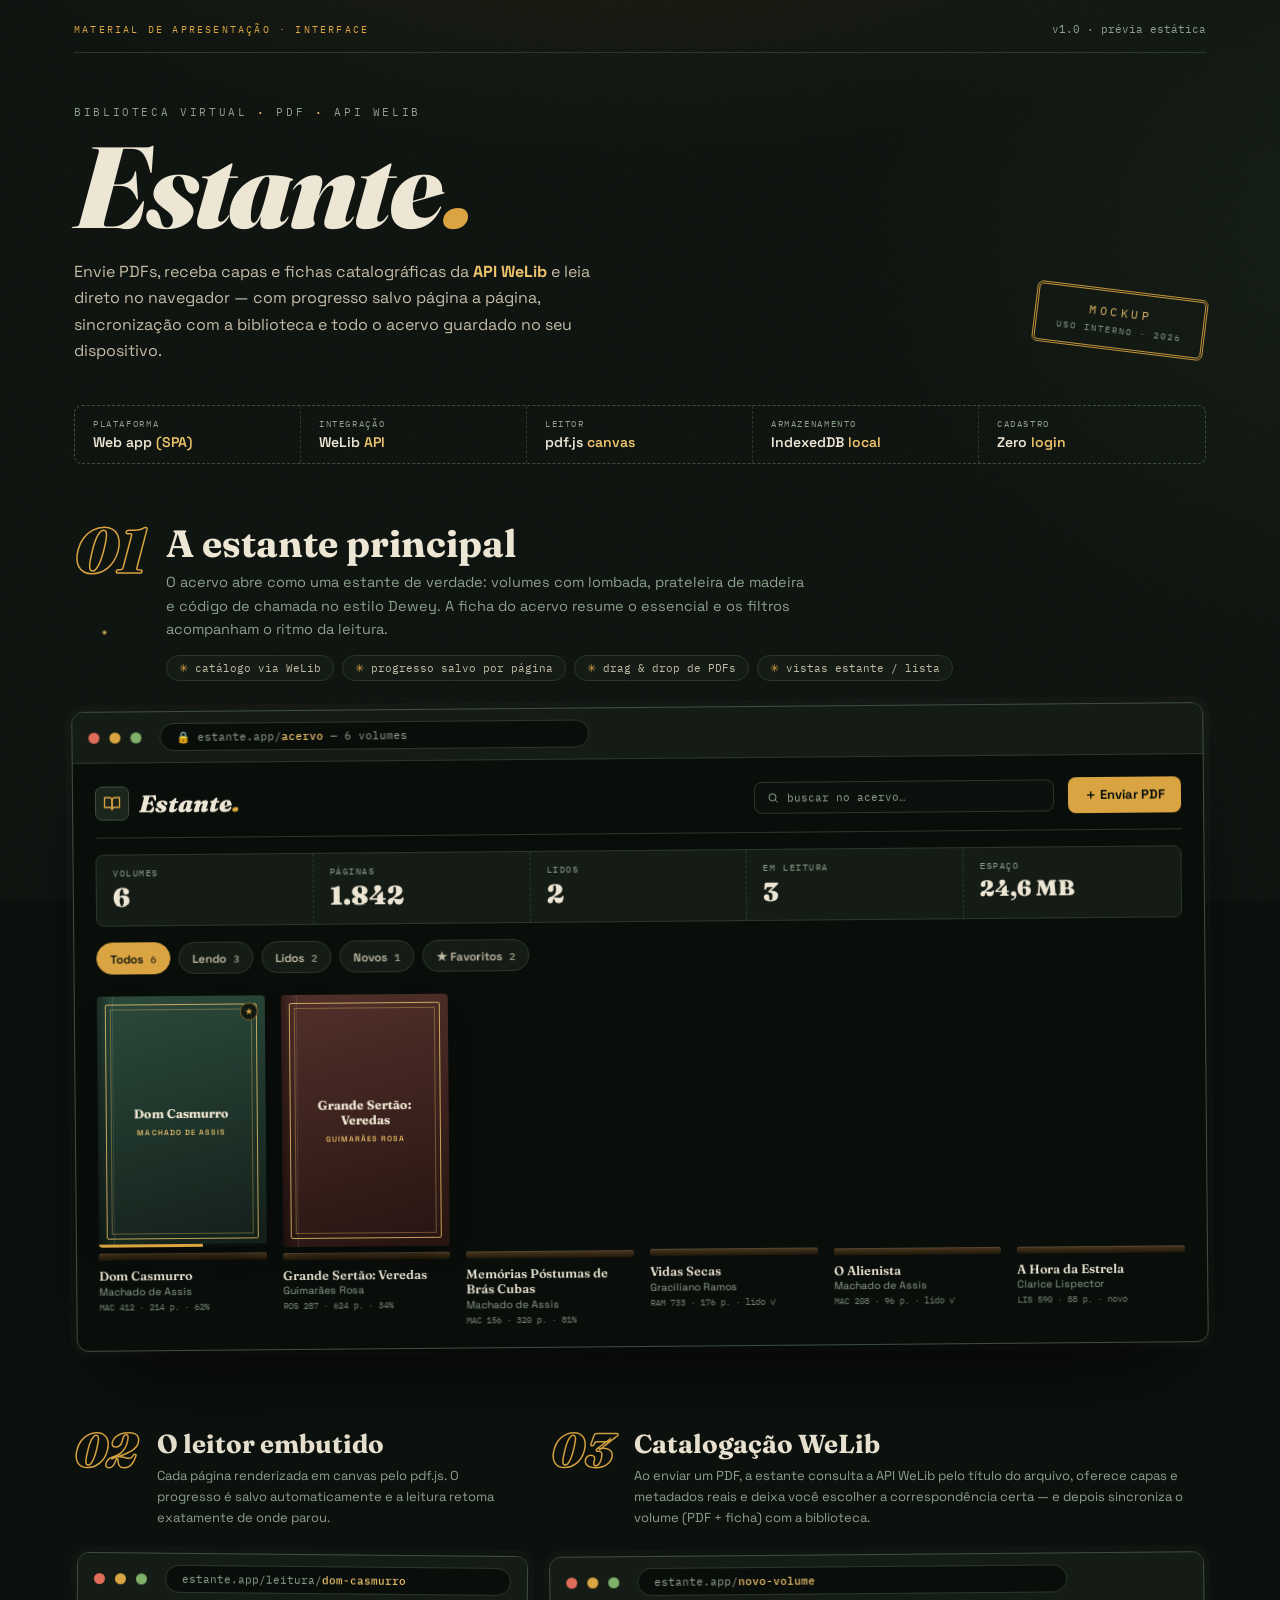
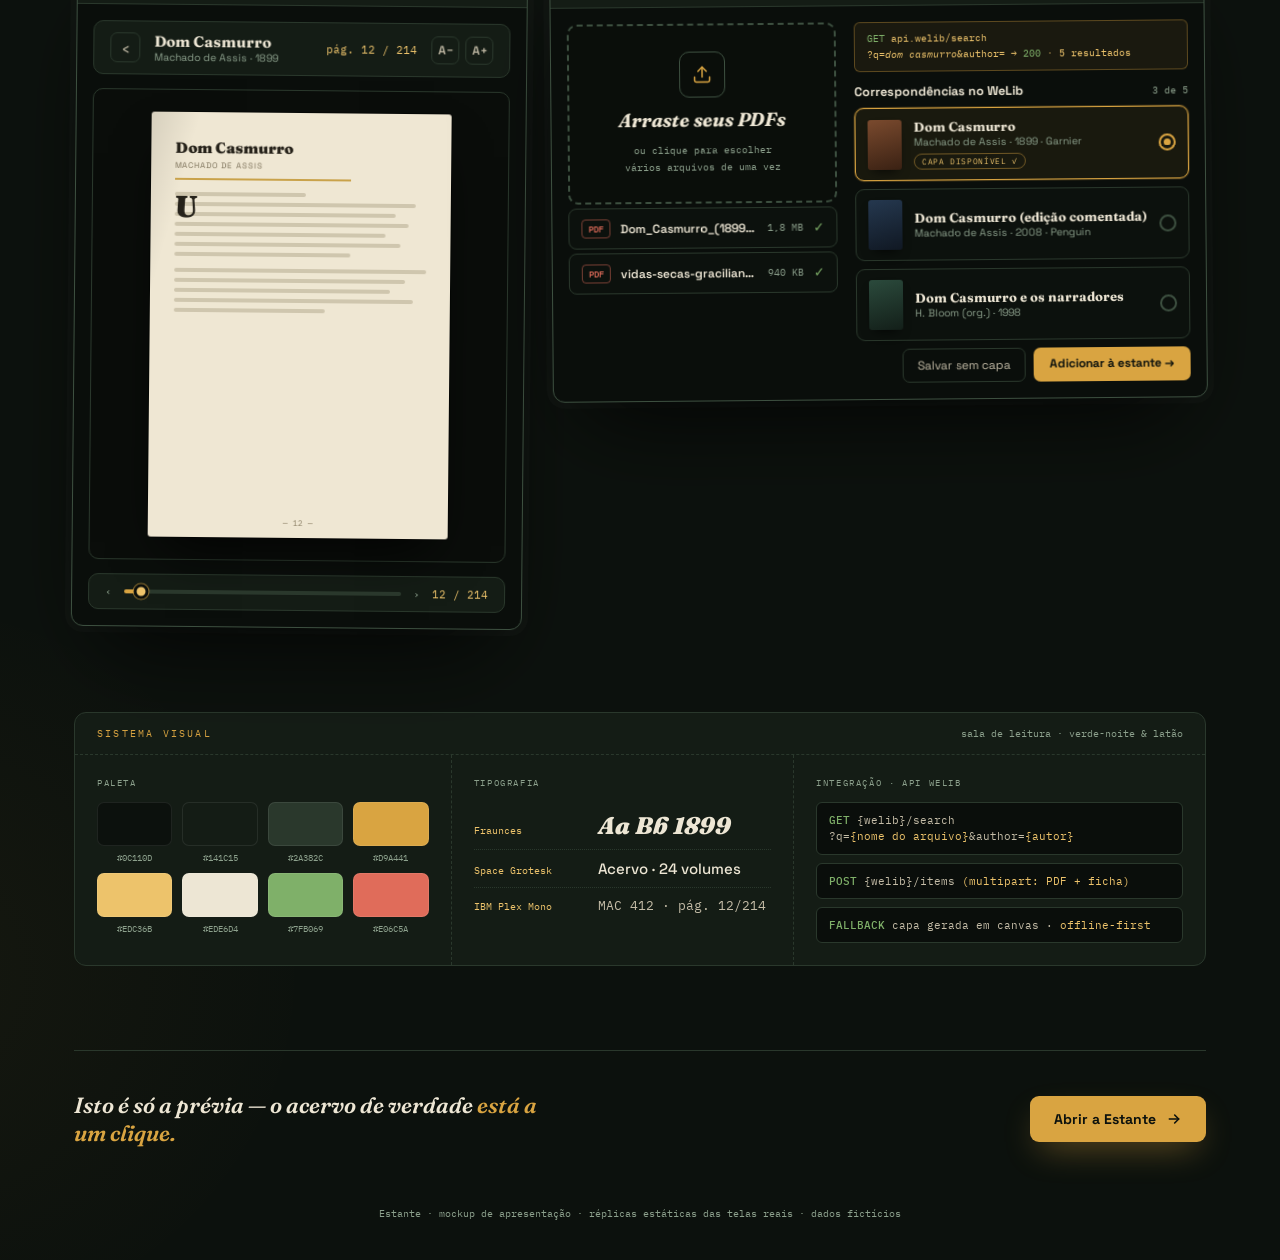
<file: public/mockup.html>
<!doctype html>
<html lang="pt-BR">
<head>
<meta charset="UTF-8" />
<meta name="viewport" content="width=device-width, initial-scale=1.0" />
<title>Estante · Mockup de apresentação</title>
<link rel="preconnect" href="https://fonts.googleapis.com" />
<link rel="preconnect" href="https://fonts.gstatic.com" crossorigin />
<link href="https://fonts.googleapis.com/css2?family=Fraunces:ital,opsz,wght@0,9..144,500;0,9..144,600;0,9..144,700;0,9..144,900;1,9..144,600;1,9..144,900&family=IBM+Plex+Mono:wght@400;500&family=Space+Grotesk:wght@400;500;600;700&display=swap" rel="stylesheet" />
<style>
  :root {
    --night: #0c110d;
    --deep: #0a0e0b;
    --surface: #141c15;
    --raise: #1b251c;
    --line: #2a382c;
    --line2: #3d5040;
    --paper: #ede6d4;
    --paper2: #c4bca7;
    --muted: #8ca08c;
    --brass: #d9a441;
    --brass2: #edc36b;
    --moss: #7fb069;
    --ember: #e06c5a;
    --page: #efe7d3;
  }
  * { box-sizing: border-box; margin: 0; padding: 0; }
  html { scroll-behavior: smooth; }
  body {
    font-family: "Space Grotesk", sans-serif;
    color: var(--paper);
    background:
      radial-gradient(1100px 520px at 50% -180px, rgba(217,164,65,.09), transparent 65%),
      radial-gradient(900px 700px at 110% 8%, rgba(63,92,66,.14), transparent 60%),
      radial-gradient(800px 700px at -10% 90%, rgba(217,164,65,.05), transparent 55%),
      var(--night);
    min-height: 100vh;
    overflow-x: hidden;
  }
  body::before {
    content: ""; position: fixed; inset: 0; z-index: 0; pointer-events: none; opacity: .05;
    background-image: url("data:image/svg+xml,%3Csvg xmlns='http://www.w3.org/2000/svg' width='140' height='140'%3E%3Cfilter id='n'%3E%3CfeTurbulence type='fractalNoise' baseFrequency='0.85' numOctaves='3' stitchTiles='stitch'/%3E%3C/filter%3E%3Crect width='100%25' height='100%25' filter='url(%23n)'/%3E%3C/svg%3E");
  }
  ::selection { background: rgba(217,164,65,.35); color: #fff8e8; }
  .wrap { max-width: 1180px; margin: 0 auto; padding: 0 24px; position: relative; z-index: 1; }
  .mono { font-family: "IBM Plex Mono", monospace; }
  .disp { font-family: "Fraunces", Georgia, serif; }

  /* poeira dourada */
  .dust { position: fixed; border-radius: 9999px; pointer-events: none; z-index: 0;
    background: radial-gradient(circle, rgba(237,195,107,.9), rgba(237,195,107,0));
    animation: float linear infinite; }
  @keyframes float {
    0% { transform: translateY(20px); opacity: 0; }
    12% { opacity: .5; } 85% { opacity: .25; }
    100% { transform: translateY(-60vh) translateX(26px); opacity: 0; }
  }

  /* cabeçalho ficha catalográfica */
  .topline { display: flex; justify-content: space-between; align-items: center; padding: 22px 0 16px;
    border-bottom: 1px solid var(--line); }
  .topline .tag { font-size: 10px; letter-spacing: .22em; text-transform: uppercase; color: var(--brass); }
  .topline .ver { font-size: 11px; color: var(--muted); }

  .masthead { display: grid; grid-template-columns: 1fr auto; align-items: end; gap: 24px; padding: 52px 0 26px; }
  .kicker { font-size: 11px; letter-spacing: .24em; text-transform: uppercase; color: var(--muted); }
  .kicker b { color: var(--brass2); font-weight: 500; }
  h1 { font-family: "Fraunces", serif; font-weight: 900; font-style: italic;
    font-size: clamp(56px, 9vw, 118px); line-height: .92; letter-spacing: -.02em; margin-top: 14px; }
  h1 .amp { color: var(--brass); }
  .lede { max-width: 560px; margin-top: 20px; color: var(--paper2); font-size: 16px; line-height: 1.65; }
  .stamp { justify-self: end; transform: rotate(7deg); border: 3px double var(--brass);
    color: var(--brass2); padding: 12px 20px; text-align: center; border-radius: 6px;
    font-family: "IBM Plex Mono", monospace; font-size: 12px; letter-spacing: .3em; text-transform: uppercase;
    opacity: .9; animation: stampIn .5s cubic-bezier(.2,1.4,.4,1) .3s both; margin-bottom: 14px; }
  .stamp small { display: block; font-size: 9px; letter-spacing: .22em; color: var(--muted); margin-top: 5px; }
  @keyframes stampIn { from { opacity: 0; transform: rotate(16deg) scale(1.6); } to { opacity: .9; transform: rotate(7deg) scale(1); } }

  .specrow { display: flex; flex-wrap: wrap; gap: 0; border: 1px dashed var(--line2); border-radius: 8px;
    overflow: hidden; margin: 14px 0 60px; }
  .specrow > div { flex: 1 1 150px; padding: 12px 18px; border-right: 1px dashed var(--line); }
  .specrow > div:last-child { border-right: 0; }
  .specrow .k { font-family: "IBM Plex Mono", monospace; font-size: 9px; letter-spacing: .18em;
    text-transform: uppercase; color: var(--muted); }
  .specrow .v { font-size: 14px; font-weight: 600; margin-top: 4px; }
  .specrow .v em { color: var(--brass2); font-style: normal; }

  /* seções de tela */
  .screen-sec { margin-bottom: 84px; }
  .sec-head { display: grid; grid-template-columns: auto 1fr; gap: 20px; align-items: start; margin-bottom: 26px; }
  .sec-num { font-family: "Fraunces", serif; font-weight: 900; font-style: italic; font-size: 64px; line-height: .8;
    color: transparent; -webkit-text-stroke: 1.5px var(--brass); }
  .sec-head h2 { font-family: "Fraunces", serif; font-weight: 700; font-size: clamp(26px, 3.4vw, 38px); line-height: 1.05; }
  .sec-head p { color: var(--muted); font-size: 14.5px; line-height: 1.6; margin-top: 8px; max-width: 640px; }
  .points { display: flex; flex-wrap: wrap; gap: 8px; margin-top: 14px; }
  .points span { font-family: "IBM Plex Mono", monospace; font-size: 11px; color: var(--paper2);
    border: 1px solid var(--line); border-radius: 999px; padding: 5px 12px; background: var(--surface); }
  .points span::before { content: "✳ "; color: var(--brass); }

  /* moldura de navegador */
  .frame { border: 1px solid var(--line2); border-radius: 12px; overflow: hidden; background: var(--deep);
    box-shadow: 0 44px 90px -30px rgba(0,0,0,.85), 0 0 0 6px rgba(255,255,255,.02);
    transition: transform .45s cubic-bezier(.2,.7,.3,1), box-shadow .45s ease; }
  .frame:hover { transform: translateY(-8px) rotate(0deg) !important;
    box-shadow: 0 60px 110px -30px rgba(0,0,0,.9), 0 0 70px -18px rgba(217,164,65,.22); }
  .tilt-l { transform: rotate(-.5deg); }
  .tilt-r { transform: rotate(.55deg); }
  .chrome { display: flex; align-items: center; gap: 10px; padding: 11px 16px; background: var(--surface);
    border-bottom: 1px solid var(--line); }
  .chrome i { width: 11px; height: 11px; border-radius: 50%; display: inline-block; }
  .chrome .r { background: #e06c5a; } .chrome .y { background: #d9a441; } .chrome .g { background: #7fb069; }
  .chrome .url { margin-left: 8px; flex: 1; max-width: 430px; background: var(--deep); border: 1px solid var(--line);
    border-radius: 999px; padding: 6px 16px; font-family: "IBM Plex Mono", monospace; font-size: 11px; color: var(--muted);
    white-space: nowrap; overflow: hidden; text-overflow: ellipsis; }
  .chrome .url b { color: var(--brass2); font-weight: 500; }
  .canvas { padding: 22px; }

  /* ===== réplica 1: estante ===== */
  .appbar { display: flex; align-items: center; gap: 14px; padding-bottom: 16px; border-bottom: 1px solid var(--line); }
  .mark { display: flex; align-items: center; gap: 10px; }
  .mark .glyph { width: 34px; height: 34px; border-radius: 7px; background: var(--raise); border: 1px solid var(--line2);
    display: grid; place-items: center; }
  .mark .glyph svg { width: 18px; height: 18px; }
  .mark .nm { font-family: "Fraunces", serif; font-weight: 900; font-style: italic; font-size: 24px; }
  .mark .nm span { color: var(--brass); }
  .search { flex: 1; max-width: 300px; margin-left: auto; display: flex; align-items: center; gap: 8px;
    background: var(--night); border: 1px solid var(--line); border-radius: 8px; padding: 8px 12px; color: var(--muted);
    font-family: "IBM Plex Mono", monospace; font-size: 11px; }
  .btn-brass { background: var(--brass); color: var(--night); font-weight: 700; font-size: 13px; border-radius: 8px;
    padding: 9px 16px; white-space: nowrap; }
  .stats { display: grid; grid-template-columns: repeat(5, 1fr); border: 1px solid var(--line); border-radius: 8px;
    margin: 16px 0; background: var(--surface); }
  .stats > div { padding: 12px 16px; border-right: 1px dashed var(--line); }
  .stats > div:last-child { border-right: 0; }
  .stats .k { font-family: "IBM Plex Mono", monospace; font-size: 8.5px; letter-spacing: .18em;
    text-transform: uppercase; color: var(--muted); }
  .stats .v { font-family: "Fraunces", serif; font-weight: 900; font-size: 26px; margin-top: 3px; }
  .chips { display: flex; gap: 8px; margin-bottom: 22px; }
  .chip { border: 1px solid var(--line); border-radius: 999px; padding: 6px 13px; font-size: 11.5px; font-weight: 600;
    color: var(--paper2); background: var(--surface); }
  .chip.on { background: var(--brass); color: var(--night); border-color: var(--brass); }
  .chip small { font-family: "IBM Plex Mono", monospace; font-size: 9.5px; opacity: .75; margin-left: 4px; }

  .shelfgrid { display: grid; grid-template-columns: repeat(6, 1fr); gap: 16px; }
  .vol {}
  .cov { position: relative; aspect-ratio: 2/3; border-radius: 4px; overflow: hidden;
    box-shadow: 0 12px 26px -12px rgba(0,0,0,.85); transition: transform .35s cubic-bezier(.2,.7,.3,1); }
  .vol:hover .cov { transform: translateY(-7px); }
  .cov .inner { position: absolute; inset: 8px; border: 1.5px solid rgba(237,195,107,.8); border-radius: 2px;
    display: flex; flex-direction: column; align-items: center; justify-content: center; text-align: center; padding: 8px; }
  .cov .inner::after { content: ""; position: absolute; inset: 4px; border: 1px solid rgba(237,195,107,.35); }
  .cov .bt { font-family: "Fraunces", serif; font-weight: 700; font-size: 12.5px; line-height: 1.2; color: #f3ead6; }
  .cov .ba { font-size: 7.5px; letter-spacing: .14em; text-transform: uppercase; color: rgba(237,195,107,.95);
    margin-top: 7px; font-weight: 600; }
  .cov .spine { position: absolute; inset: 0 auto 0 0; width: 9%;
    background: linear-gradient(90deg, rgba(0,0,0,.4), transparent); }
  .cov .spine::after { content: ""; position: absolute; left: 9%; top: 0; bottom: 0; width: 1px; background: rgba(255,255,255,.1); left: 100%; }
  .cov .star { position: absolute; top: 7px; right: 7px; width: 18px; height: 18px; border-radius: 50%;
    background: rgba(10,14,11,.8); border: 1px solid rgba(217,164,65,.5); display: grid; place-items: center;
    color: var(--brass); font-size: 9px; }
  .cov .prog { position: absolute; left: 0; right: 0; bottom: 0; height: 3px; background: rgba(0,0,0,.5); }
  .cov .prog i { display: block; height: 100%; background: var(--brass); }
  .cov .prog i.done { background: var(--moss); }
  .cov .ol { position: absolute; left: 7px; bottom: 7px; font-family: "IBM Plex Mono", monospace; font-size: 6.5px;
    letter-spacing: .1em; color: var(--night); background: var(--brass2); padding: 2px 6px; border-radius: 99px; font-weight: 500; }
  .wood { margin-top: 6px; height: 7px; border-radius: 2px;
    background: linear-gradient(180deg, #4a3820, #332614 55%, #211809);
    box-shadow: 0 6px 10px -4px rgba(0,0,0,.7), inset 0 1px 0 rgba(255,255,255,.08); }
  .cap { margin-top: 8px; }
  .cap .t { font-family: "Fraunces", serif; font-weight: 600; font-size: 12.5px; line-height: 1.25; }
  .cap .a { font-size: 10.5px; color: var(--muted); margin-top: 1px; }
  .cap .cn { font-family: "IBM Plex Mono", monospace; font-size: 8.5px; color: rgba(140,160,140,.8); margin-top: 3px; }

  /* ===== réplica 2: leitor ===== */
  .duo { display: grid; grid-template-columns: 1.25fr 1fr; gap: 26px; align-items: start; }
  .r-toolbar { display: flex; align-items: center; gap: 14px; background: var(--surface); border: 1px solid var(--line);
    border-radius: 10px; padding: 10px 16px; }
  .r-toolbar .back { width: 30px; height: 30px; border-radius: 7px; border: 1px solid var(--line); display: grid;
    place-items: center; color: var(--paper2); font-size: 16px; }
  .r-toolbar .tt { font-family: "Fraunces", serif; font-weight: 700; font-size: 15px; }
  .r-toolbar .tt small { display: block; font-family: "Space Grotesk", sans-serif; font-weight: 400; font-size: 10.5px; color: var(--muted); }
  .r-toolbar .pg { margin-left: auto; font-family: "IBM Plex Mono", monospace; font-size: 11px; color: var(--brass2); }
  .r-toolbar .zoom { display: flex; gap: 6px; }
  .r-toolbar .zoom b { width: 28px; height: 28px; border: 1px solid var(--line); border-radius: 7px; display: grid;
    place-items: center; font-size: 12px; color: var(--paper2); font-weight: 600; }
  .r-body { margin-top: 14px; background: #0a0d0a; border: 1px solid var(--line); border-radius: 10px; padding: 22px;
    display: grid; place-items: center; }
  .page { width: min(300px, 100%); aspect-ratio: 595/842; background: var(--page); border-radius: 3px; position: relative;
    box-shadow: 0 24px 50px -18px rgba(0,0,0,.9), 0 0 0 1px rgba(0,0,0,.4); padding: 26px 24px;
    background-image: linear-gradient(105deg, rgba(0,0,0,.10), transparent 12%); }
  .page .ph { font-family: "Fraunces", serif; font-weight: 900; font-size: 15px; color: #26221a; }
  .page .pa { font-size: 8px; letter-spacing: .12em; text-transform: uppercase; color: #7a6f57; margin: 3px 0 8px; }
  .page .rule { height: 1.5px; background: #c9a24a; margin-bottom: 12px; width: 70%; }
  .page .ln { height: 4px; border-radius: 2px; background: #cfc6ae; margin-bottom: 6px; }
  .page .dc { float: left; font-family: "Fraunces", serif; font-weight: 900; font-size: 30px; line-height: .9;
    color: #26221a; margin: 1px 6px 0 0; }
  .page .pn { position: absolute; bottom: 10px; left: 0; right: 0; text-align: center;
    font-family: "IBM Plex Mono", monospace; font-size: 8px; color: #8a7f64; }
  .r-slider { margin-top: 14px; display: flex; align-items: center; gap: 12px; background: var(--surface);
    border: 1px solid var(--line); border-radius: 10px; padding: 10px 16px; }
  .r-slider .tr { flex: 1; height: 4px; border-radius: 4px;
    background: linear-gradient(90deg, var(--brass) 6%, var(--line) 6%); position: relative; }
  .r-slider .tr i { position: absolute; left: 6%; top: 50%; transform: translate(-50%,-50%); width: 15px; height: 15px;
    border-radius: 50%; background: var(--brass2); border: 3px solid var(--deep);
    box-shadow: 0 0 0 1px rgba(217,164,65,.6); }
  .r-slider .lb { font-family: "IBM Plex Mono", monospace; font-size: 10.5px; color: var(--muted); white-space: nowrap; }

  /* ===== réplica 3: catalogação ===== */
  .cat { display: grid; grid-template-columns: 1fr 1.2fr; gap: 18px; }
  .drop { border: 2px dashed var(--line2); border-radius: 10px; display: flex; flex-direction: column; gap: 10px;
    align-items: center; justify-content: center; text-align: center; padding: 26px 18px; background: rgba(10,14,11,.5); }
  .drop .ic { width: 46px; height: 46px; border-radius: 10px; border: 1px solid var(--line2); display: grid;
    place-items: center; color: var(--brass); }
  .drop .h { font-family: "Fraunces", serif; font-weight: 700; font-style: italic; font-size: 19px; }
  .drop .s { font-family: "IBM Plex Mono", monospace; font-size: 10px; color: var(--muted); line-height: 1.7; }
  .filechip { display: flex; align-items: center; gap: 10px; border: 1px solid var(--line); border-radius: 8px;
    background: var(--night); padding: 10px 12px; margin-top: 4px; }
  .filechip .pdf { font-family: "IBM Plex Mono", monospace; font-size: 9px; font-weight: 500; color: var(--ember);
    border: 1px solid rgba(224,108,90,.5); border-radius: 4px; padding: 3px 6px; }
  .filechip .fn { font-size: 12px; font-weight: 600; flex: 1; white-space: nowrap; overflow: hidden; text-overflow: ellipsis; }
  .filechip .fs { font-family: "IBM Plex Mono", monospace; font-size: 10px; color: var(--muted); }
  .filechip .ok { color: var(--moss); font-size: 13px; }
  .api-chip { font-family: "IBM Plex Mono", monospace; font-size: 10px; color: var(--brass2); background: rgba(217,164,65,.08);
    border: 1px solid rgba(217,164,65,.35); border-radius: 6px; padding: 8px 12px; line-height: 1.6; margin-bottom: 12px; }
  .api-chip .mth { color: var(--moss); }
  .res-head { display: flex; align-items: center; justify-content: space-between; margin-bottom: 8px; }
  .res-head .t { font-size: 12.5px; font-weight: 700; }
  .res-head .n { font-family: "IBM Plex Mono", monospace; font-size: 10px; color: var(--muted); }
  .match { display: flex; gap: 12px; align-items: center; border: 1px solid var(--line); border-radius: 9px;
    padding: 10px 12px; margin-bottom: 8px; background: var(--night); transition: border-color .25s, transform .25s; }
  .match:hover { transform: translateX(4px); }
  .match.sel { border-color: var(--brass); background: rgba(217,164,65,.07); box-shadow: 0 0 0 1px rgba(217,164,65,.25); }
  .match .mc { width: 34px; height: 50px; border-radius: 3px; flex-shrink: 0; box-shadow: 0 6px 12px -5px rgba(0,0,0,.7); }
  .match .mi { flex: 1; min-width: 0; }
  .match .mt { font-family: "Fraunces", serif; font-weight: 700; font-size: 13px; white-space: nowrap; overflow: hidden; text-overflow: ellipsis; }
  .match .ma { font-size: 10.5px; color: var(--muted); margin-top: 1px; }
  .match .badge { font-family: "IBM Plex Mono", monospace; font-size: 8px; letter-spacing: .08em; color: var(--brass2);
    border: 1px solid rgba(217,164,65,.45); border-radius: 99px; padding: 2px 7px; margin-top: 4px; display: inline-block; }
  .match .rd { width: 17px; height: 17px; border-radius: 50%; border: 2px solid var(--line2); flex-shrink: 0; position: relative; }
  .match.sel .rd { border-color: var(--brass); }
  .match.sel .rd::after { content: ""; position: absolute; inset: 3px; border-radius: 50%; background: var(--brass); }
  .cat-foot { display: flex; gap: 8px; justify-content: flex-end; margin-top: 6px; }
  .cat-foot .ghost { border: 1px solid var(--line); border-radius: 7px; padding: 8px 14px; font-size: 12px; color: var(--paper2); }
  .cat-foot .go { background: var(--brass); color: var(--night); font-weight: 700; font-size: 12px; border-radius: 7px; padding: 8px 16px; }

  /* tokens */
  .tokens { border: 1px solid var(--line); border-radius: 12px; background: var(--surface); overflow: hidden; margin-bottom: 84px; }
  .tokens .hd { padding: 14px 22px; border-bottom: 1px dashed var(--line); display: flex; justify-content: space-between; align-items: center; }
  .tokens .hd .t { font-family: "IBM Plex Mono", monospace; font-size: 10px; letter-spacing: .22em; text-transform: uppercase; color: var(--brass); }
  .tokens .grid { display: grid; grid-template-columns: 1.1fr 1fr 1.2fr; }
  .tokens .cell { padding: 22px; border-right: 1px dashed var(--line); }
  .tokens .cell:last-child { border-right: 0; }
  .tokens .ck { font-family: "IBM Plex Mono", monospace; font-size: 9px; letter-spacing: .18em; text-transform: uppercase; color: var(--muted); margin-bottom: 14px; }
  .swatches { display: grid; grid-template-columns: repeat(4, 1fr); gap: 10px; }
  .sw { text-align: center; }
  .sw i { display: block; height: 44px; border-radius: 7px; border: 1px solid rgba(255,255,255,.08); }
  .sw span { font-family: "IBM Plex Mono", monospace; font-size: 8.5px; color: var(--muted); display: block; margin-top: 6px; }
  .type-spec .row { display: flex; align-items: baseline; gap: 14px; padding: 9px 0; border-bottom: 1px dotted var(--line); }
  .type-spec .row:last-child { border-bottom: 0; }
  .type-spec .nm { font-family: "IBM Plex Mono", monospace; font-size: 10px; color: var(--brass2); width: 110px; flex-shrink: 0; }
  .type-spec .f-disp { font-family: "Fraunces", serif; font-weight: 900; font-style: italic; font-size: 24px; }
  .type-spec .f-body { font-size: 15px; font-weight: 500; }
  .type-spec .f-mono { font-family: "IBM Plex Mono", monospace; font-size: 12.5px; color: var(--paper2); }
  .endpoints { display: flex; flex-direction: column; gap: 8px; }
  .endpoints code { font-family: "IBM Plex Mono", monospace; font-size: 10.5px; background: var(--deep); border: 1px solid var(--line);
    border-radius: 6px; padding: 9px 12px; color: var(--paper2); line-height: 1.55; word-break: break-all; }
  .endpoints code b { color: var(--moss); font-weight: 500; }
  .endpoints code em { color: var(--brass2); font-style: normal; }

  /* rodapé */
  .foot { border-top: 1px solid var(--line); padding: 40px 0 60px; display: flex; flex-wrap: wrap; gap: 20px;
    align-items: center; justify-content: space-between; }
  .foot .msg { font-family: "Fraunces", serif; font-style: italic; font-weight: 600; font-size: 22px; max-width: 480px; }
  .foot .msg span { color: var(--brass); }
  .foot a.live { display: inline-flex; align-items: center; gap: 10px; background: var(--brass); color: var(--night);
    font-weight: 700; font-size: 14px; border-radius: 9px; padding: 14px 24px; text-decoration: none;
    box-shadow: 0 14px 34px -10px rgba(217,164,65,.45); transition: transform .25s, background .25s; }
  .foot a.live:hover { transform: translateY(-3px); background: var(--brass2); }

  .reveal { opacity: 0; transform: translateY(26px); transition: opacity .7s ease, transform .7s cubic-bezier(.2,.7,.3,1); }
  .reveal.in { opacity: 1; transform: none; }

  @media (max-width: 980px) {
    .duo, .cat, .tokens .grid { grid-template-columns: 1fr; }
    .tokens .cell { border-right: 0; border-bottom: 1px dashed var(--line); }
    .tokens .cell:last-child { border-bottom: 0; }
    .shelfgrid { grid-template-columns: repeat(3, 1fr); }
    .stats { grid-template-columns: repeat(3, 1fr); }
    .stats > div:nth-child(3n) { border-right: 0; }
    .stats > div { border-bottom: 1px dashed var(--line); }
    .stats > div:nth-child(n+4) { border-bottom: 0; }
    .masthead { grid-template-columns: 1fr; }
    .stamp { justify-self: start; }
  }
  @media (max-width: 560px) {
    .shelfgrid { grid-template-columns: repeat(2, 1fr); }
    .stats { grid-template-columns: repeat(2, 1fr); }
  }
</style>
</head>
<body>

<span class="dust" style="left:8%;  top:70%; width:5px; height:5px; animation-duration:11s;"></span>
<span class="dust" style="left:22%; top:85%; width:3px; height:3px; animation-duration:14s; animation-delay:2s;"></span>
<span class="dust" style="left:47%; top:92%; width:4px; height:4px; animation-duration:12s; animation-delay:5s;"></span>
<span class="dust" style="left:68%; top:80%; width:6px; height:6px; animation-duration:15s; animation-delay:1s;"></span>
<span class="dust" style="left:86%; top:88%; width:3px; height:3px; animation-duration:10s; animation-delay:4s;"></span>
<span class="dust" style="left:35%; top:60%; width:4px; height:4px; animation-duration:13s; animation-delay:7s;"></span>

<div class="wrap">

  <!-- topo -->
  <div class="topline">
    <span class="tag mono">Material de apresentação · interface</span>
    <span class="ver mono">v1.0 · prévia estática</span>
  </div>

  <header class="masthead">
    <div>
      <p class="kicker mono">Biblioteca virtual <b>·</b> PDF <b>·</b> API WeLib</p>
      <h1>Estante<span class="amp">.</span></h1>
      <p class="lede">
        Envie PDFs, receba capas e fichas catalográficas da <strong style="color:var(--brass2)">API WeLib</strong>
        e leia direto no navegador — com progresso salvo página a página, sincronização com a biblioteca e todo o
        acervo guardado no seu dispositivo.
      </p>
    </div>
    <div class="stamp">Mockup<small>uso interno · 2026</small></div>
  </header>

  <div class="specrow reveal">
    <div><p class="k">Plataforma</p><p class="v">Web app <em>(SPA)</em></p></div>
    <div><p class="k">Integração</p><p class="v">WeLib <em>API</em></p></div>
    <div><p class="k">Leitor</p><p class="v">pdf.js <em>canvas</em></p></div>
    <div><p class="k">Armazenamento</p><p class="v">IndexedDB <em>local</em></p></div>
    <div><p class="k">Cadastro</p><p class="v">Zero <em>login</em></p></div>
  </div>

  <!-- TELA 01 -->
  <section class="screen-sec reveal">
    <div class="sec-head">
      <div class="sec-num">01</div>
      <div>
        <h2>A estante principal</h2>
        <p>
          O acervo abre como uma estante de verdade: volumes com lombada, prateleira de madeira e código de chamada
          no estilo Dewey. A ficha do acervo resume o essencial e os filtros acompanham o ritmo da leitura.
        </p>
        <div class="points">
          <span>catálogo via WeLib</span>
          <span>progresso salvo por página</span>
          <span>drag &amp; drop de PDFs</span>
          <span>vistas estante / lista</span>
        </div>
      </div>
    </div>

    <div class="frame tilt-l">
      <div class="chrome">
        <i class="r"></i><i class="y"></i><i class="g"></i>
        <div class="url">🔒 estante.app/<b>acervo</b> — 6 volumes</div>
      </div>
      <div class="canvas">
        <div class="appbar">
          <div class="mark">
            <div class="glyph">
              <svg viewBox="0 0 24 24" fill="none" stroke="#d9a441" stroke-width="1.8" stroke-linecap="round" stroke-linejoin="round"><path d="M2 4h6a4 4 0 0 1 4 4v12a3 3 0 0 0-3-3H2z"/><path d="M22 4h-6a4 4 0 0 0-4 4v12a3 3 0 0 1 3-3h7z"/></svg>
            </div>
            <div class="nm">Estante<span>.</span></div>
          </div>
          <div class="search">
            <svg width="12" height="12" viewBox="0 0 24 24" fill="none" stroke="currentColor" stroke-width="2"><circle cx="11" cy="11" r="7"/><path d="m21 21-4.3-4.3"/></svg>
            buscar no acervo…
          </div>
          <div class="btn-brass">＋ Enviar PDF</div>
        </div>

        <div class="stats">
          <div><p class="k">Volumes</p><p class="v">6</p></div>
          <div><p class="k">Páginas</p><p class="v">1.842</p></div>
          <div><p class="k">Lidos</p><p class="v">2</p></div>
          <div><p class="k">Em leitura</p><p class="v">3</p></div>
          <div><p class="k">Espaço</p><p class="v" style="font-size:22px;">24,6 MB</p></div>
        </div>

        <div class="chips">
          <span class="chip on">Todos <small>6</small></span>
          <span class="chip">Lendo <small>3</small></span>
          <span class="chip">Lidos <small>2</small></span>
          <span class="chip">Novos <small>1</small></span>
          <span class="chip">★ Favoritos <small>2</small></span>
        </div>

        <div class="shelfgrid">
          <div class="vol">
            <div class="cov" style="background:linear-gradient(165deg,#2b4a3c,#131f19);">
              <div class="spine"></div>
              <div class="inner"><div class="bt">Dom Casmurro</div><div class="ba">Machado de Assis</div></div>
              <div class="star">★</div>
              <div class="prog"><i style="width:62%"></i></div>
              <div class="ol">WELIB API</div>
            </div>
            <div class="wood"></div>
            <div class="cap"><div class="t">Dom Casmurro</div><div class="a">Machado de Assis</div><div class="cn">MAC 412 · 214 p. · 62%</div></div>
          </div>
          <div class="vol">
            <div class="cov" style="background:linear-gradient(165deg,#52302a,#261411);">
              <div class="spine"></div>
              <div class="inner"><div class="bt">Grande Sertão: Veredas</div><div class="ba">Guimarães Rosa</div></div>
              <div class="prog"><i style="width:34%"></i></div>
            </div>
            <div class="wood"></div>
            <div class="cap"><div class="t">Grande Sertão: Veredas</div><div class="a">Guimarães Rosa</div><div class="cn">ROS 287 · 624 p. · 34%</div></div>
          </div>
          <div class="vol">
            <div class="cov" style="background:linear-gradient(165deg,#25384f,#101823);">
              <div class="spine"></div>
              <div class="inner"><div class="bt">Memórias Póstumas de Brás Cubas</div><div class="ba">Machado de Assis</div></div>
              <div class="prog"><i style="width:81%"></i></div>
            </div>
            <div class="wood"></div>
            <div class="cap"><div class="t">Memórias Póstumas de Brás Cubas</div><div class="a">Machado de Assis</div><div class="cn">MAC 156 · 320 p. · 81%</div></div>
          </div>
          <div class="vol">
            <div class="cov" style="background:linear-gradient(165deg,#54401e,#261d0d);">
              <div class="spine"></div>
              <div class="inner"><div class="bt">Vidas Secas</div><div class="ba">Graciliano Ramos</div></div>
              <div class="prog"><i class="done" style="width:100%"></i></div>
            </div>
            <div class="wood"></div>
            <div class="cap"><div class="t">Vidas Secas</div><div class="a">Graciliano Ramos</div><div class="cn">RAM 733 · 176 p. · lido ✓</div></div>
          </div>
          <div class="vol">
            <div class="cov" style="background:linear-gradient(165deg,#41304b,#1d1522);">
              <div class="spine"></div>
              <div class="inner"><div class="bt">O Alienista</div><div class="ba">Machado de Assis</div></div>
              <div class="star">★</div>
              <div class="prog"><i class="done" style="width:100%"></i></div>
            </div>
            <div class="wood"></div>
            <div class="cap"><div class="t">O Alienista</div><div class="a">Machado de Assis</div><div class="cn">MAC 208 · 96 p. · lido ✓</div></div>
          </div>
          <div class="vol">
            <div class="cov" style="background:linear-gradient(165deg,#204141,#0e1c1c);">
              <div class="spine"></div>
              <div class="inner"><div class="bt">A Hora da Estrela</div><div class="ba">Clarice Lispector</div></div>
              <div class="ol">SEM CAPA · GERADA</div>
            </div>
            <div class="wood"></div>
            <div class="cap"><div class="t">A Hora da Estrela</div><div class="a">Clarice Lispector</div><div class="cn">LIS 590 · 88 p. · novo</div></div>
          </div>
        </div>
      </div>
    </div>
  </section>

  <!-- TELA 02 + 03 -->
  <div class="duo">
    <section class="screen-sec reveal" style="margin-bottom:0;">
      <div class="sec-head" style="grid-template-columns:auto 1fr;">
        <div class="sec-num" style="font-size:48px;">02</div>
        <div>
          <h2 style="font-size:26px;">O leitor embutido</h2>
          <p style="font-size:13px;">
            Cada página renderizada em canvas pelo pdf.js. O progresso é salvo automaticamente
            e a leitura retoma exatamente de onde parou.
          </p>
        </div>
      </div>
      <div class="frame tilt-r">
        <div class="chrome">
          <i class="r"></i><i class="y"></i><i class="g"></i>
          <div class="url">estante.app/leitura/<b>dom-casmurro</b></div>
        </div>
        <div class="canvas" style="padding:16px;">
          <div class="r-toolbar">
            <div class="back">‹</div>
            <div class="tt">Dom Casmurro<small>Machado de Assis · 1899</small></div>
            <div class="pg">pág. 12 / 214</div>
            <div class="zoom"><b>A−</b><b>A+</b></div>
          </div>
          <div class="r-body">
            <div class="page">
              <div class="ph">Dom Casmurro</div>
              <div class="pa">Machado de Assis</div>
              <div class="rule"></div>
              <div class="dc">U</div>
              <div class="ln" style="width:52%"></div>
              <div class="ln" style="width:96%"></div>
              <div class="ln" style="width:88%"></div>
              <div class="ln" style="width:93%"></div>
              <div class="ln" style="width:84%"></div>
              <div class="ln" style="width:90%"></div>
              <div class="ln" style="width:70%"></div>
              <div class="ln" style="width:100%; margin-top:12px;"></div>
              <div class="ln" style="width:92%"></div>
              <div class="ln" style="width:86%"></div>
              <div class="ln" style="width:95%"></div>
              <div class="ln" style="width:60%"></div>
              <div class="pn">— 12 —</div>
            </div>
          </div>
          <div class="r-slider">
            <span class="lb">‹</span>
            <div class="tr"><i></i></div>
            <span class="lb">›</span>
            <span class="lb" style="color:var(--brass2);">12 / 214</span>
          </div>
        </div>
      </div>
    </section>

    <section class="screen-sec reveal" style="margin-bottom:0;">
      <div class="sec-head" style="grid-template-columns:auto 1fr;">
        <div class="sec-num" style="font-size:48px;">03</div>
        <div>
          <h2 style="font-size:26px;">Catalogação WeLib</h2>
          <p style="font-size:13px;">
            Ao enviar um PDF, a estante consulta a API WeLib pelo título do arquivo,
            oferece capas e metadados reais e deixa você escolher a correspondência certa —
            e depois sincroniza o volume (PDF + ficha) com a biblioteca.
          </p>
        </div>
      </div>
      <div class="frame tilt-l">
        <div class="chrome">
          <i class="r"></i><i class="y"></i><i class="g"></i>
          <div class="url">estante.app/<b>novo-volume</b></div>
        </div>
        <div class="canvas" style="padding:16px;">
          <div class="cat">
            <div>
              <div class="drop">
                <div class="ic">
                  <svg width="20" height="20" viewBox="0 0 24 24" fill="none" stroke="currentColor" stroke-width="1.8" stroke-linecap="round" stroke-linejoin="round"><path d="M21 15v4a2 2 0 0 1-2 2H5a2 2 0 0 1-2-2v-4"/><path d="m7 8 5-5 5 5"/><path d="M12 3v12"/></svg>
                </div>
                <div class="h">Arraste seus PDFs</div>
                <div class="s">ou clique para escolher<br/>vários arquivos de uma vez</div>
              </div>
              <div class="filechip">
                <span class="pdf">PDF</span>
                <span class="fn">Dom_Casmurro_(1899).pdf</span>
                <span class="fs">1,8 MB</span>
                <span class="ok">✓</span>
              </div>
              <div class="filechip">
                <span class="pdf">PDF</span>
                <span class="fn">vidas-secas-graciliano.pdf</span>
                <span class="fs">940 KB</span>
                <span class="ok">✓</span>
              </div>
            </div>
            <div>
              <div class="api-chip">
                <span class="mth">GET</span> api.welib/search<br/>
                ?q=<em>dom casmurro</em>&amp;author= → <span class="mth">200</span> · 5 resultados
              </div>
              <div class="res-head">
                <span class="t">Correspondências no WeLib</span>
                <span class="n">3 de 5</span>
              </div>
              <div class="match sel">
                <div class="mc" style="background:linear-gradient(165deg,#7a4a2e,#3a2113);"></div>
                <div class="mi">
                  <div class="mt">Dom Casmurro</div>
                  <div class="ma">Machado de Assis · 1899 · Garnier</div>
                  <span class="badge">CAPA DISPONÍVEL ✓</span>
                </div>
                <div class="rd"></div>
              </div>
              <div class="match">
                <div class="mc" style="background:linear-gradient(165deg,#25384f,#101823);"></div>
                <div class="mi">
                  <div class="mt">Dom Casmurro (edição comentada)</div>
                  <div class="ma">Machado de Assis · 2008 · Penguin</div>
                </div>
                <div class="rd"></div>
              </div>
              <div class="match">
                <div class="mc" style="background:linear-gradient(165deg,#2b4a3c,#131f19);"></div>
                <div class="mi">
                  <div class="mt">Dom Casmurro e os narradores</div>
                  <div class="ma">H. Bloom (org.) · 1998</div>
                </div>
                <div class="rd"></div>
              </div>
              <div class="cat-foot">
                <span class="ghost">Salvar sem capa</span>
                <span class="go">Adicionar à estante →</span>
              </div>
            </div>
          </div>
        </div>
      </div>
    </section>
  </div>

  <div style="height:84px;"></div>

  <!-- TOKENS -->
  <section class="tokens reveal">
    <div class="hd">
      <span class="t">Sistema visual</span>
      <span class="mono" style="font-size:10px;color:var(--muted);">sala de leitura · verde-noite &amp; latão</span>
    </div>
    <div class="grid">
      <div class="cell">
        <p class="ck">Paleta</p>
        <div class="swatches">
          <div class="sw"><i style="background:#0c110d;"></i><span>#0C110D</span></div>
          <div class="sw"><i style="background:#141c15;"></i><span>#141C15</span></div>
          <div class="sw"><i style="background:#2a382c;"></i><span>#2A382C</span></div>
          <div class="sw"><i style="background:#d9a441;"></i><span>#D9A441</span></div>
          <div class="sw"><i style="background:#edc36b;"></i><span>#EDC36B</span></div>
          <div class="sw"><i style="background:#ede6d4;"></i><span>#EDE6D4</span></div>
          <div class="sw"><i style="background:#7fb069;"></i><span>#7FB069</span></div>
          <div class="sw"><i style="background:#e06c5a;"></i><span>#E06C5A</span></div>
        </div>
      </div>
      <div class="cell">
        <p class="ck">Tipografia</p>
        <div class="type-spec">
          <div class="row"><span class="nm">Fraunces</span><span class="f-disp">Aa Bb 1899</span></div>
          <div class="row"><span class="nm">Space Grotesk</span><span class="f-body">Acervo · 24 volumes</span></div>
          <div class="row"><span class="nm">IBM Plex Mono</span><span class="f-mono">MAC 412 · pág. 12/214</span></div>
        </div>
      </div>
      <div class="cell">
        <p class="ck">Integração · API WeLib</p>
        <div class="endpoints">
          <code><b>GET</b> {welib}/search<br/>?q=<em>{nome do arquivo}</em>&amp;author=<em>{autor}</em></code>
          <code><b>POST</b> {welib}/items <em>(multipart: PDF + ficha)</em></code>
          <code><b>FALLBACK</b> capa gerada em canvas · <em>offline-first</em></code>
        </div>
      </div>
    </div>
  </section>

  <!-- rodapé -->
  <footer class="foot reveal">
    <p class="msg">Isto é só a prévia — o acervo de verdade <span>está a um clique.</span></p>
    <a class="live" href="./index.html">
      Abrir a Estante
      <svg width="16" height="16" viewBox="0 0 24 24" fill="none" stroke="currentColor" stroke-width="2.4" stroke-linecap="round" stroke-linejoin="round"><path d="M5 12h14"/><path d="m13 6 6 6-6 6"/></svg>
    </a>
  </footer>

  <p class="mono" style="text-align:center; font-size:10px; color:var(--muted); padding-bottom:40px;">
    Estante · mockup de apresentação · réplicas estáticas das telas reais · dados fictícios
  </p>
</div>

<script>
  const io = new IntersectionObserver((entries) => {
    entries.forEach((e) => { if (e.isIntersecting) { e.target.classList.add("in"); io.unobserve(e.target); } });
  }, { threshold: 0.12 });
  document.querySelectorAll(".reveal").forEach((el) => io.observe(el));
</script>
</body>
</html>
</file>
